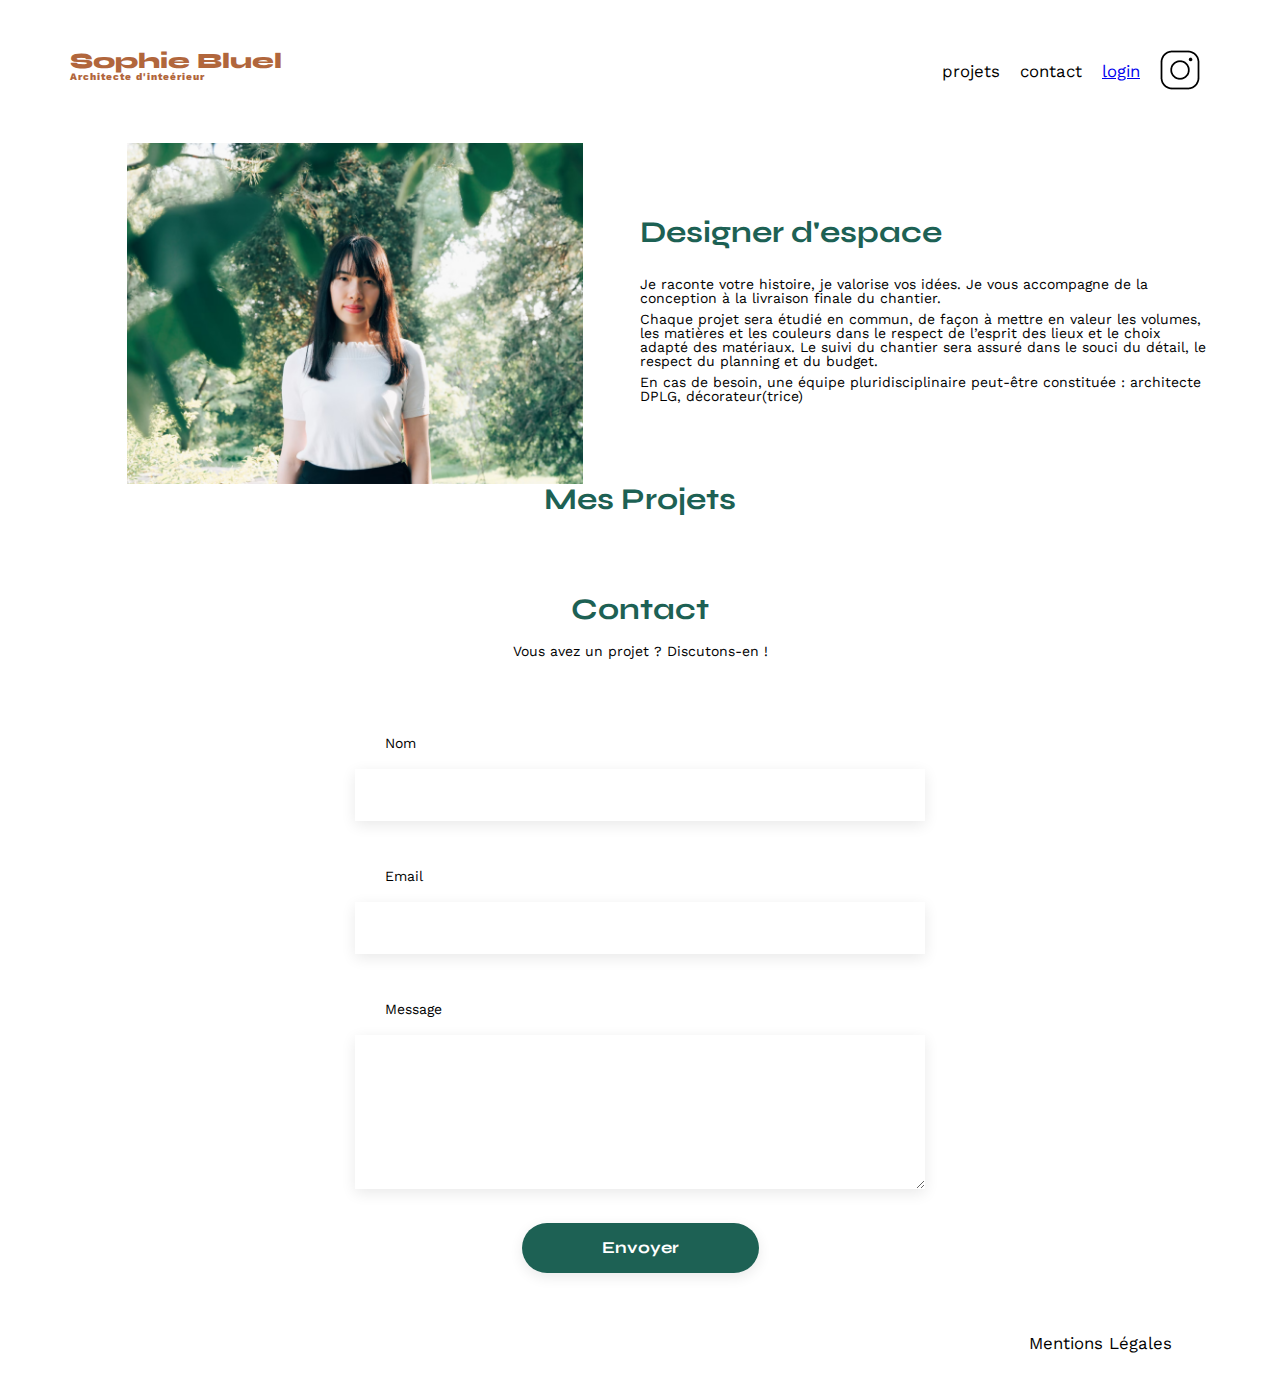
<file: index.html>
<!DOCTYPE html>
	<html lang="fr">
	<head>
		<meta charset="UTF-8">
		<title>Sophie Bluel - Architecte d'intérieur</title>
		<meta name="viewport" content="width=device-width, initial-scale=1.0">
		<link rel="preconnect" href="https://fonts.googleapis.com">
		<link rel="preconnect" href="https://fonts.gstatic.com" crossorigin>
		<link href="https://fonts.googleapis.com/css2?family=Syne:wght@700;800&family=Work+Sans&display=swap" rel="stylesheet">
		<meta name="description" content="">
		<link rel="stylesheet" href="./FrontEnd/assets/style.css">
		<link rel="stylesheet" href="https://cdnjs.cloudflare.com/ajax/libs/font-awesome/6.4.0/css/all.min.css" integrity="sha512-iecdLmaskl7CVkqkXNQ/ZH/XLlvWZOJyj7Yy7tcenmpD1ypASozpmT/E0iPtmFIB46ZmdtAc9eNBvH0H/ZpiBw==" crossorigin="anonymous" referrerpolicy="no-referrer" />
	</head>
	<body>
	<header>
		<h1>Sophie Bluel <span>Architecte d'inteérieur</span></h1>
		<nav>
			<ul>
				<li>projets</li>
				<li>contact</li>
				<li id="login"><a href="login.html">login</a></li>
				<li><img src="./FrontEnd/assets/icons/instagram.png" alt="Instagram"></li>
			</ul>
		</nav>
	</header>
	<main>
		<section id="introduction">
			<figure>
				<img src="./FrontEnd/assets/images/sophie-bluel.png" alt="">
			</figure>
			<article>
				<h2>Designer d'espace</h2>
				<p>Je raconte votre histoire, je valorise vos idées. Je vous accompagne de la conception à la livraison finale du chantier.</p>
				<p>Chaque projet sera étudié en commun, de façon à mettre en valeur les volumes, les matières et les couleurs dans le respect de l’esprit des lieux et le choix adapté des matériaux. Le suivi du chantier sera assuré dans le souci du détail, le respect du planning et du budget.</p>
				<p>En cas de besoin, une équipe pluridisciplinaire peut-être constituée : architecte DPLG, décorateur(trice)</p>
			</article>
		</section>

		<div id="openmodalbutton"></div>
			<div id="modal" class="modal">
				<div id="modal-content" class="modal-content">
					<span class="close">&times;</span>
					<h3>Galerie photo</h3>
					<div class="modal-gallery"></div>
				</div>
										<!-- Formulaire d'ajout de photo -->
					<div id="modal-add-photo" class="modal-content">			
						<form id="addPhotoForm">
							
							<input type="file" id="image" name="photoFile" accept="image/*" required>
							<label for="photoTitle">Titre :</label>
							<input type="text" id="title" name="photoTitle" required>
							
							
							
							<label for="photoCategory">Catégorie :</label>
							<select id="category" name="photoCategory" required>
								<option value=1>Objets</option>
								<option value=2>Appartements</option>
								<option value=3>Hotels & restaurants</option>
							</select>
							
							<input type="submit" value="Valider"></input> 
						</form>
					</div>

					
				
		  	</div>
		  
		</div>
		

		<section id="portfolio">
			<h2>Mes Projets</h2>
			
			<div class="filtre">

			</div>

			<div class="gallery">
				
			</div>
		</section>
		<section id="contact">
			<h2>Contact</h2>
			<p>Vous avez un projet ? Discutons-en !</p>
			<form action="#" method="post">
				<label for="name">Nom</label>
				<input type="text" name="name" id="name">
				<label for="email">Email</label>
				<input type="email" name="email" id="email">
				<label for="message">Message</label>
				<textarea name="message" id="message" cols="30" rows="10"></textarea>
				<input type="submit" value="Envoyer">
			</form>
		</section>

	</main>

	<footer>
		<nav>
			<ul>
				<li>Mentions Légales</li>
			</ul>
		</nav>
	</footer>
	<script src="/FrontEnd/script.js"></script>
	</body>
	</html>
</file>
<file: FrontEnd/assets/style.css>
/* http://meyerweb.com/eric/tools/css/reset/
   v2.0 | 20110126
   License: none (public domain)
*/

html, body, div, span, applet, object, iframe,
h1, h2, h3, h4, h5, h6, p, blockquote, pre,
a, abbr, acronym, address, big, cite, code,
del, dfn, em, img, ins, kbd, q, s, samp,
small, strike, strong, sub, sup, tt, var,
b, u, i, center,
dl, dt, dd, ol, ul, li,
fieldset, form, label, legend,
table, caption, tbody, tfoot, thead, tr, th, td,
article, aside, canvas, details, embed,
figure, figcaption, footer, header, hgroup,
menu, nav, output, ruby, section, summary,
time, mark, audio, video {
	margin: 0;
	padding: 0;
	border: 0;
	font-size: 100%;
	font: inherit;
	vertical-align: baseline;
}
/* HTML5 display-role reset for older browsers */
article, aside, details, figcaption, figure,
footer, header, hgroup, menu, nav, section {
	display: block;
}
body {
	line-height: 1;
}
ol, ul {
	list-style: none;
}
blockquote, q {
	quotes: none;
}
blockquote:before, blockquote:after,
q:before, q:after {
	content: '';
	content: none;
}
table {
	border-collapse: collapse;
	border-spacing: 0;
}
/** end reset css**/
body {
	max-width: 1140px;
	margin:auto;
	font-family: 'Work Sans' ;
	font-size: 14px;
}
header {
	display: flex;
	justify-content: space-between;
	margin: 50px 0
}
section {
	margin: 50px 0
}

h1{
	display: flex;
	flex-direction: column;
	font-family: 'Syne';
	font-size: 22px;
	font-weight: 800;
	color: #B1663C
}

h1 > span {
	font-family: 'Work Sans';
	font-size:10px;
	letter-spacing: 0.1em;
;
}

h2{
	font-family: 'Syne';
	font-weight: 700;
	font-size: 30px;
	color: #1D6154
}
nav ul {
	display: flex;
	align-items: center;
	list-style-type: none;

}
nav li {
	padding: 0 10px;
	font-size: 1.2em;
}

li:hover {
	color: #B1663C;
}
#introduction {
	display: flex;
	align-items: center;
}
#introduction figure {
	flex: 1
}
#introduction img {
	display: block;
	margin: auto;
	width: 80%;
}

#introduction article {
	flex: 1
}
#introduction h2 {
	margin-bottom: 1em;
}

#introduction p {
	margin-bottom: 0.5em;
}
#portfolio h2 {
	text-align: center;
	margin-bottom: 1em;
}
.gallery {
	width: 100%;
	display: grid;
	grid-template-columns: 1fr 1fr 1fr;
	grid-column-gap: 20px;
	grid-row-gap: 20px;
}

.gallery img {
	width: 100%;

}
#contact {
	width: 50%;
margin: auto;
}
#contact > * {
	text-align: center;

}
#contact h2{
	margin-bottom: 20px;
}
#contact form {
	text-align: left;
	margin-top:30px;
	display: flex;
	flex-direction: column;
}

#contact input {
	height: 50px;
	font-size: 1.2em;
	border: none;
	box-shadow: 0px 4px 14px rgba(0, 0, 0, 0.09);
}
#contact label {
	margin: 2em 0 1em 0;
}
#contact textarea {
	border: none;
	box-shadow: 0px 4px 14px rgba(0, 0, 0, 0.09);
}

input[type="submit"]{
	font-family: 'Syne';
	font-weight: 700;
	color: white;
	background-color:#1D6154 ;
	margin : 2em auto ;
	width: 237px;
	text-align: center;
	border-radius: 60px ;
	height: 36px;
}

footer nav ul {
	display: flex;
	justify-content: flex-end;
	margin: 2em
}

.gallery figure {
    display: none;
  }

#openmodalbutton {
	margin-left: 57px;
	margin-top: -50px;
}

  .modal {
	display: none;
	position: fixed;
	z-index: 1;
	left: 0;
	top: 0;
	width: 100%;
	height: 100%;
	overflow: auto;
	background-color: rgba(0, 0, 0, 0.5);
  }
  
  .modal-content {
	background-color: #fefefe;
	margin: 15% auto;
	padding: 20px;
	border: 1px solid #888;
	width: 630px;
	height: 670px;
	display: flex; 
	justify-content: center; 
	align-items: center; 
  }
  
  .close {
	color: #aaa;
	float: right;
	font-size: 28px;
	font-weight: bold;
	cursor: pointer;
  }
  
  .close:hover,
  .close:focus {
	color: #000;
	text-decoration: none;
	cursor: pointer;
  }
  
  .modal-gallery img {
	width: 78.12px;
	height: 104.08px;
  }

  .modal-gallery {
	display: flex;
	flex-wrap: wrap;
	padding: 50px 0px 50px 100px;
	justify-content: start;
	width: 70%;
  }

  .modal-content h3 {
	font-size: 26px;
	width: 50%;
	padding: 30px 0px 30px 240px;
	
  }

  .newModalContentBody {
	background-color: #fefefe;
	margin: 15% auto;
	padding: 20px;
	border: 1px solid #888;
	width: 630px;
	height: 670px;
	
  }

  .modal-add-photo.hidden {
	display: none;
  }
  
  .modal-image {
	position: relative;
  }
  
  .delete-icon {
	position: absolute;
	top: 5px;
	right: 5px;
	font-size: 18px;
	color: red;
	cursor: pointer;
	z-index: 2;
  }
  
  #addPhotoForm {
	flex-direction: column;
	
	display: flex;
  }

  .hidden {
	display: none;
  }
  
  .filters {
	display: flex;
	justify-content: center;
	padding: 10px;
  }

  .filter-button {
	border-radius: 25px;
	margin: 5px;
	padding: 5px 15px 5px 15px;
	border-color: #1D6154;
	background-color: #fefefe;
	color: #1D6154;
	font-family: 'Syne', sans-serif;
  }

  .filter-button:hover {
	background-color: #1D6154;
	color: #fefefe;
  }

  .fa-regular {
	margin-top: 10px;
	background-color: #fefefe;
	border: #fefefe;
	font-family: 'Work Sans';
  }

  #addPhotoButton {
	border-radius: 25px;
	padding: 5px 15px 5px 15px;
	border-color: #1D6154;
	background-color: #1D6154;
	color: #fefefe;
	font-family: 'Syne', sans-serif;
	position: relative;
	left: 50%;
	transform: translateX(-50%);
  }

  
  #addPhotoButton::before {
	content: "";
	display: block;
	position: absolute;
	top: -40px;
	left: -155%;
	width: 470px;
	height: 2px;
	background-color: #ccc;
  }
  
  .return-button {
	margin-top: 10px;
	background-color: #fefefe;
	border: #fefefe;
	font-family: 'Work Sans';
  }
  
  .modal-content figure {
	position: relative;
	width: 20%; 
	height: 20%; 
	margin-bottom: 5px;
}

i.far.fa-trash-can {
	background-color: #000;
	color: white;
	font-size: 10px;
}

.delete-button	{
	position: absolute;
	top: 0;
	right: 0;
	width: 22px;
	height: 22px;
	margin: 5px 15px 0px 0px;
	background-color: black;
	border: none;
	border-radius: 3px;
	padding-bottom: 4px;
}	
  
  
#title	{
	padding: 15px;
	border: white;
	box-shadow: -12px 10px 13px 4px #00000017;
	margin: 10px 30px 30px 30px;
}

#category	{
	padding: 15px;
	border: white;
	box-shadow: -12px 10px 13px 4px #00000017;
	background-color: #fefefe;
	margin: 10px 30px 30px 30px;
}

label	{
	padding: 20px 0px 5px 30px;
}

#image	{
	padding: 80px 0px 80px 120px;
	margin: 0px 50px 0px 100px;
	background-color: #E8F1F6;
	width: 50%;
}
</file>
